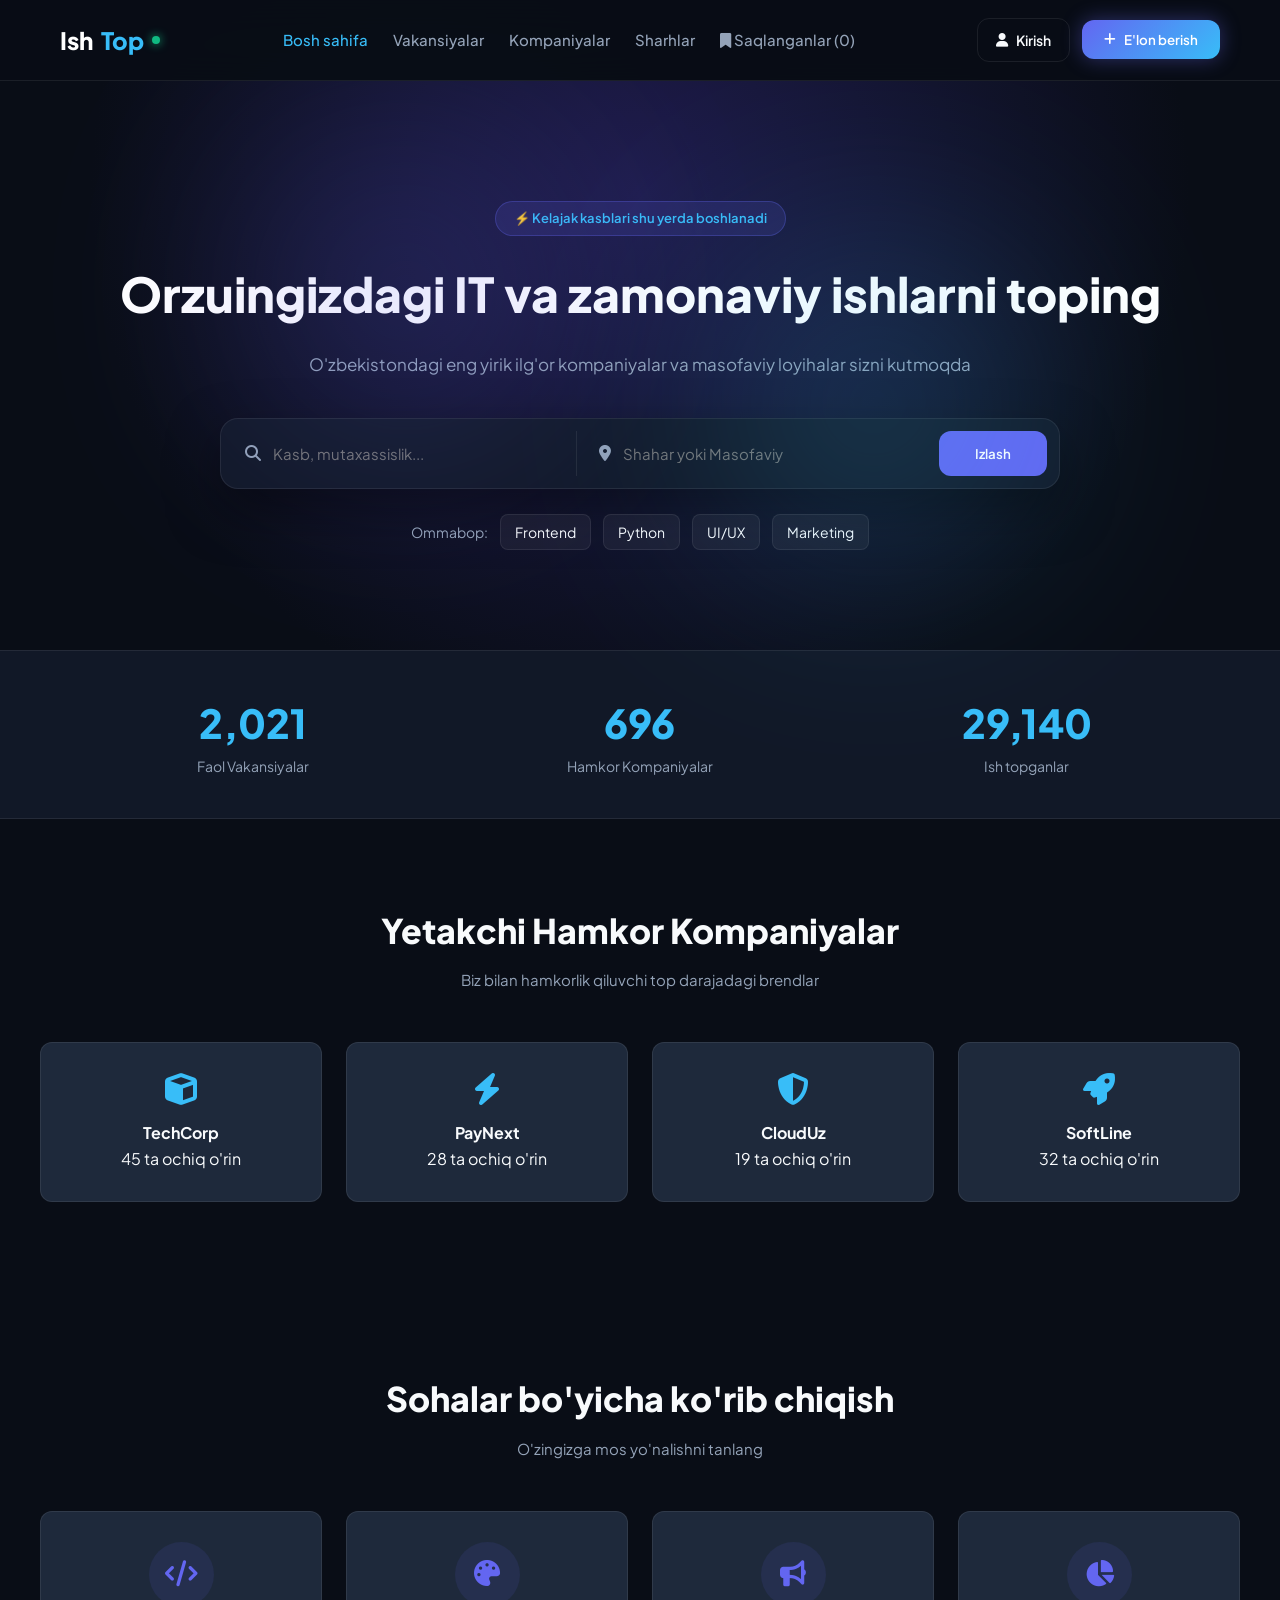
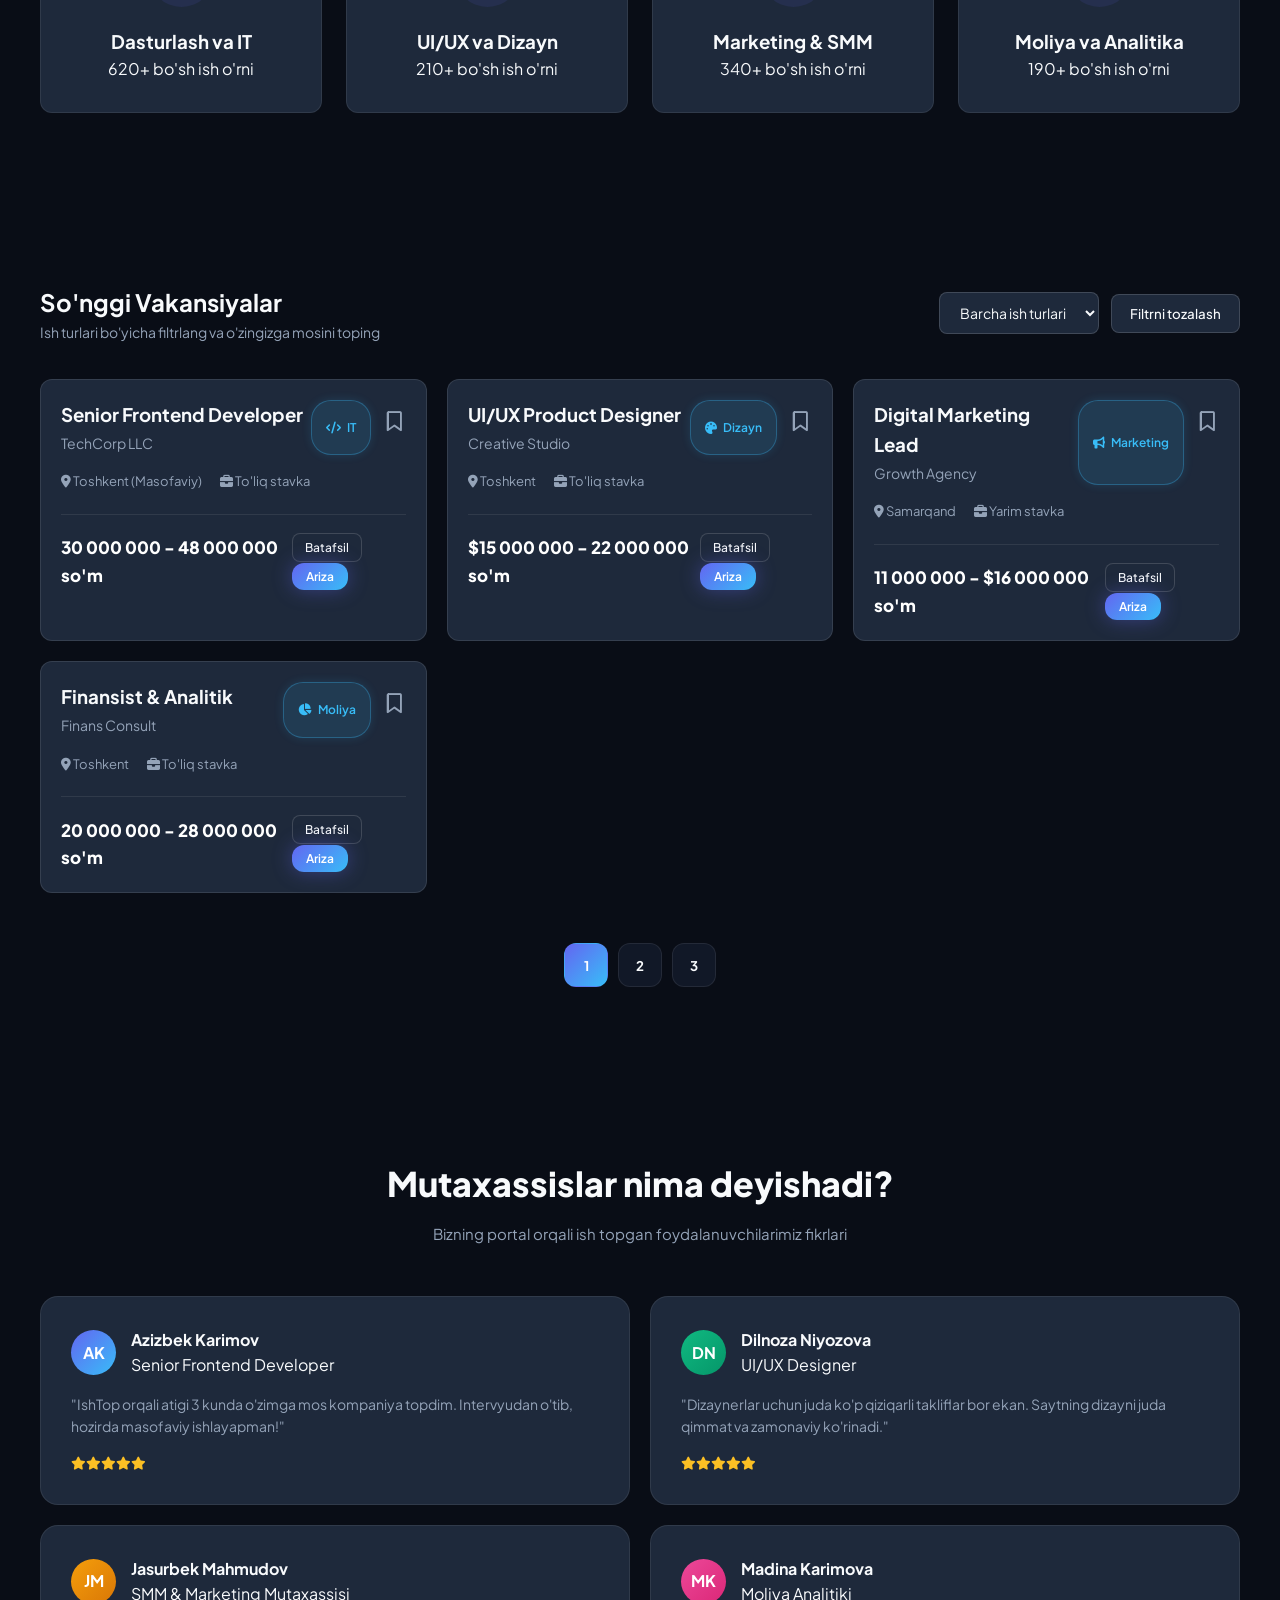
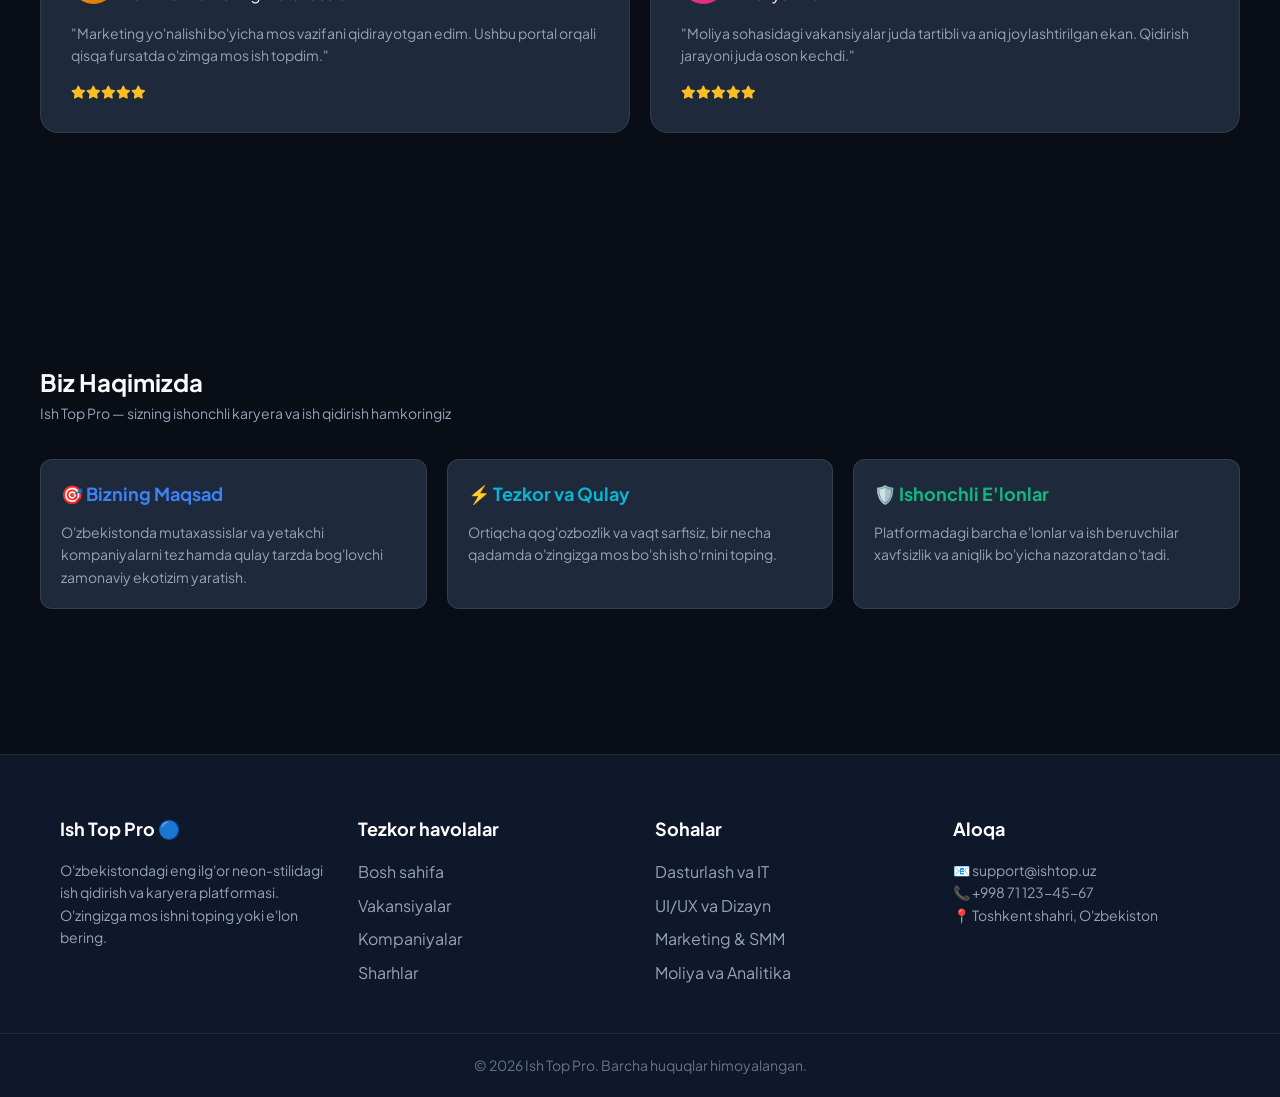
<file: index.html>
<!DOCTYPE html>
<html lang="en">
<head>
    <meta charset="UTF-8">
    <meta name="viewport" content="width=device-width, initial-scale=1.0">
    <title>IshTop Pro - Premium Ish Qidirish Portali</title>
    <link rel="stylesheet" href="style.css">
    <link href="https://fonts.googleapis.com/css2?family=Plus+Jakarta+Sans:wght@300;400;500;600;700;800&display=swap" rel="stylesheet">
    <link rel="stylesheet" href="https://cdnjs.cloudflare.com/ajax/libs/font-awesome/6.4.0/css/all.min.css">
</head>
<body>

    <div id="toastContainer" class="toast-container"></div>

    <!-- Header -->
    <header>
        <div class="container nav-container">
            <a href="index.html" class="logo">Ish<span>Top</span> <div class="neon-dot"></div></a>
            <nav class="nav-links">
                <a href="#" class="active">Bosh sahifa</a>
                <a href="#vakansiyalar">Vakansiyalar</a>
                <a href="#kompaniyalar">Kompaniyalar</a>
                <a href="#sharhlar">Sharhlar</a>
                <a href="#" id="saqlanganlarHavolasi"><i class="fa-solid fa-bookmark"></i> Saqlanganlar (<span id="saqlanganlarSoni">0</span>)</a>
            </nav>
            <div class="nav-auth-box">
                <a href="login.html" class="btn-login-header"><i class="fa-solid fa-user"></i> Kirish</a>
                <button class="btn-primary neon-btn" id="elonQoshishTugma"><i class="fa-solid fa-plus"></i> E'lon berish</button>
            </div>
        </div>
    </header>

    <!-- Hero Section -->
    <section class="hero">
        <div class="hero-glow-1"></div>
        <div class="hero-glow-2"></div>
        <div class="container hero-content">
            <span class="hero-badge">⚡️ Kelajak kasblari shu yerda boshlanadi</span>
            <h1>Orzuingizdagi IT va zamonaviy ishlarni toping</h1>
            <p>O'zbekistondagi eng yirik ilg'or kompaniyalar va masofaviy loyihalar sizni kutmoqda</p>
            
            <div class="search-box">
                <div class="search-input">
                    <i class="fa-solid fa-magnifying-glass"></i>
                    <input type="text" id="qidiruvInput" placeholder="Kasb, mutaxassislik...">
                </div>
                <div class="search-input">
                    <i class="fa-solid fa-location-dot"></i>
                    <input type="text" id="hududInput" placeholder="Shahar yoki Masofaviy">
                </div>
                <button class="btn-search" id="qidiruvTugma">Izlash</button>
            </div>
            
            <div class="hero-tags">
                <span>Ommabop:</span>
                <a href="#" onclick="tezkorQidiruv('Frontend')">Frontend</a>
                <a href="#" onclick="tezkorQidiruv('Python')">Python</a>
                <a href="#" onclick="tezkorQidiruv('UI/UX')">UI/UX</a>
                <a href="#" onclick="tezkorQidiruv('Marketing')">Marketing</a>
            </div>
        </div>
    </section>

    <!-- Statistika -->
    <section class="stats-section">
        <div class="container stats-grid">
            <div class="stat-card animate-on-scroll">
                <h3 class="counter" data-target="2150">0</h3>
                <p>Faol Vakansiyalar</p>
            </div>
            <div class="stat-card animate-on-scroll">
                <h3 class="counter" data-target="740">0</h3>
                <p>Hamkor Kompaniyalar</p>
            </div>
            <div class="stat-card animate-on-scroll">
                <h3 class="counter" data-target="31000">0</h3>
                <p>Ish topganlar</p>
            </div>
        </div>
    </section>

    <!-- Top Kompaniyalar -->
    <section class="container section animate-on-scroll" id="kompaniyalar">
        <div class="section-title-center">
            <h2>Yetakchi Hamkor Kompaniyalar</h2>
 <p>Biz bilan hamkorlik qiluvchi top darajadagi brendlar</p>
        </div>
        <div class="companies-grid">
            <div class="company-logo-card animate-on-scroll">
                <i class="fa-solid fa-cube"></i>
                <h4>TechCorp</h4>
                <span>45 ta ochiq o'rin</span>
            </div>
            <div class="company-logo-card animate-on-scroll">
                <i class="fa-solid fa-bolt"></i>
                <h4>PayNext</h4>
                <span>28 ta ochiq o'rin</span>
            </div>
            <div class="company-logo-card animate-on-scroll">
                <i class="fa-solid fa-shield-halved"></i>
                <h4>CloudUz</h4>
                <span>19 ta ochiq o'rin</span>
            </div>
            <div class="company-logo-card animate-on-scroll">
                <i class="fa-solid fa-rocket"></i>
                <h4>SoftLine</h4>
                <span>32 ta ochiq o'rin</span>
            </div>
        </div>
    </section>

    <!-- Kategoriyalar -->
    <section class="container section animate-on-scroll" id="kategoriyalar">
        <div class="section-title-center">
            <h2>Sohalar bo'yicha ko'rib chiqish</h2>
            <p>O'zingizga mos yo'nalishni tanlang</p>
        </div>
        <div class="categories-grid">
            <div class="category-card animate-on-scroll" data-category="IT">
                <div class="cat-icon"><i class="fa-solid fa-code"></i></div>
                <h3>Dasturlash va IT</h3>
                <p>620+ bo'sh ish o'rni</p>
            </div>
            <div class="category-card animate-on-scroll" data-category="Dizayn">
                <div class="cat-icon"><i class="fa-solid fa-palette"></i></div>
                <h3>UI/UX va Dizayn</h3>
                <p>210+ bo'sh ish o'rni</p>
            </div>
            <div class="category-card animate-on-scroll" data-category="Marketing">
                <div class="cat-icon"><i class="fa-solid fa-bullhorn"></i></div>
                <h3>Marketing & SMM</h3>
                <p>340+ bo'sh ish o'rni</p>
            </div>
            <div class="category-card animate-on-scroll" data-category="Moliya">
                <div class="cat-icon"><i class="fa-solid fa-chart-pie"></i></div>
                <h3>Moliya va Analitika</h3>
                <p>190+ bo'sh ish o'rni</p>
            </div>
        </div>
    </section>

    <!-- Vakansiyalar -->
    <section class="container section animate-on-scroll" id="vakansiyalar">
        <div class="section-header">
            <div>
                <h2>So'nggi Vakansiyalar</h2>
                <p style="color: var(--text-muted); font-size: 14px;">Ish turlari bo'yicha filtrlang va o'zingizga mosini toping</p>
            </div>
            <div class="filter-buttons">
                <select id="turFiltri" class="filter-select">
                    <option value="">Barcha ish turlari</option>
                    <option value="To'liq stavka">To'liq stavka</option>
                    <option value="Yarim stavka">Yarim stavka</option>
                    <option value="Kontrakt">Kontrakt</option>
                </select>
                <button class="btn-outline" id="filtrniTozalashTugma">Filtrni tozalash</button>
            </div>
        </div>
        
        <div class="jobs-grid" id="jobsContainer"></div>
        <div class="pagination" id="paginationContainer"></div>
    </section>

    <!-- Sharhlar -->
     <section class="container section animate-on-scroll" id="sharhlar">
    <div class="section-title-center">
        <h2>Mutaxassislar nima deyishadi?</h2>
        <p>Bizning portal orqali ish topgan foydalanuvchilarimiz fikrlari</p>
    </div>
    <div class="testimonials-grid">
        <!-- 1-sharh -->
        <div class="testimonial-card animate-on-scroll">
            <div class="user-info">
                <div class="user-avatar">AK</div>
                <div>
                    <h4>Azizbek Karimov</h4>
                    <p>Senior Frontend Developer</p>
                </div>
            </div>
            <p class="comment">"IshTop orqali atigi 3 kunda o'zimga mos kompaniya topdim. Intervyudan o'tib, hozirda masofaviy ishlayapman!"</p>
            <div class="stars"><i class="fa-solid fa-star"></i><i class="fa-solid fa-star"></i><i class="fa-solid fa-star"></i><i class="fa-solid fa-star"></i><i class="fa-solid fa-star"></i></div>
        </div>

        <!-- 2-sharh -->
        <div class="testimonial-card animate-on-scroll">
            <div class="user-info">
                <div class="user-avatar" style="background: linear-gradient(135deg, #10b981, #059669);">DN</div>
                <div>
                    <h4>Dilnoza Niyozova</h4>
                    <p>UI/UX Designer</p>
                </div>
            </div>
            <p class="comment">"Dizaynerlar uchun juda ko'p qiziqarli takliflar bor ekan. Saytning dizayni juda qimmat va zamonaviy ko'rinadi."</p>
            <div class="stars"><i class="fa-solid fa-star"></i><i class="fa-solid fa-star"></i><i class="fa-solid fa-star"></i><i class="fa-solid fa-star"></i><i class="fa-solid fa-star"></i></div>
        </div>

        <!-- 3-sharh (Marketing) -->
        <div class="testimonial-card animate-on-scroll">
            <div class="user-info">
                <div class="user-avatar" style="background: linear-gradient(135deg, #f59e0b, #d97706);">JM</div>
                <div>
                    <h4>Jasurbek Mahmudov</h4>
                    <p>SMM & Marketing Mutaxassisi</p>
                </div>
            </div>
            <p class="comment">"Marketing yo'nalishi bo'yicha mos vazifani qidirayotgan edim. Ushbu portal orqali qisqa fursatda o'zimga mos ish topdim."</p>
            <div class="stars"><i class="fa-solid fa-star"></i><i class="fa-solid fa-star"></i><i class="fa-solid fa-star"></i><i class="fa-solid fa-star"></i><i class="fa-solid fa-star"></i></div>
        </div>

        <!-- 4-sharh (Moliya) -->
        <div class="testimonial-card animate-on-scroll">
            <div class="user-info">
                <div class="user-avatar" style="background: linear-gradient(135deg, #ec4899, #db2777);">MK</div>
                <div>
                    <h4>Madina Karimova</h4>
                    <p>Moliya Analitiki</p>
                </div>
            </div>
            <p class="comment">"Moliya sohasidagi vakansiyalar juda tartibli va aniq joylashtirilgan ekan. Qidirish jarayoni juda oson kechdi."</p>
            <div class="stars"><i class="fa-solid fa-star"></i><i class="fa-solid fa-star"></i><i class="fa-solid fa-star"></i><i class="fa-solid fa-star"></i><i class="fa-solid fa-star"></i></div>
        </div>
    </div>
</section>
    
    <section class="container section animate-on-scroll" id="bizHaqimizda" style="margin-top: 60px; margin-bottom: 60px;">
    <div class="section-header">
        <div>
            <h2>Biz Haqimizda</h2>
            <p style="color: var(--text-muted); font-size: 14px;">Ish Top Pro — sizning ishonchli karyera va ish qidirish hamkoringiz</p>
        </div>
    </div>
    
    <div class="jobs-grid" style="grid-template-columns: repeat(auto-fit, minmax(280px, 1fr)); gap: 20px; margin-top: 25px;">
        <!-- 1-blok -->
        <div class="job-card" style="padding: 25px;">
            <h3 style="color: #3b82f6; margin-bottom: 12px; font-size: 18px;">🎯 Bizning Maqsad</h3>
            <p style="color: #94a3b8; font-size: 14px; line-height: 1.6;">
                O'zbekistonda mutaxassislar va yetakchi kompaniyalarni tez hamda qulay tarzda bog'lovchi zamonaviy ekotizim yaratish.
            </p>
        </div>

        <!-- 2-blok -->
        <div class="job-card" style="padding: 25px;">
            <h3 style="color: #06b6d4; margin-bottom: 12px; font-size: 18px;">⚡ Tezkor va Qulay</h3>
            <p style="color: #94a3b8; font-size: 14px; line-height: 1.6;">
                Ortiqcha qog'ozbozlik va vaqt sarfisiz, bir necha qadamda o'zingizga mos bo'sh ish o'rnini toping.
            </p>
        </div>

        <!-- 3-blok -->
        <div class="job-card" style="padding: 25px;">
            <h3 style="color: #10b981; margin-bottom: 12px; font-size: 18px;">🛡️️ Ishonchli E'lonlar</h3>
            <p style="color: #94a3b8; font-size: 14px; line-height: 1.6;">
                Platformadagi barcha e'lonlar va ish beruvchilar xavfsizlik va aniqlik bo'yicha nazoratdan o'tadi.
            </p>
        </div>
    </div>
</section>


    <!-- Footer -->
    <footer class="footer">
    <div class="container footer-grid">
        <!-- 1-ustun: Logo va qisqacha ma'lumot -->
        <div class="footer-col">
            <h3>Ish Top Pro 🔵</h3>
            <p style="color: #94a3b8; font-size: 14px; margin-top: 10px;">
                O'zbekistondagi eng ilg'or neon-stilidagi ish qidirish va karyera platformasi. O'zingizga mos ishni toping yoki e'lon bering.
            </p>
        </div>

        <!-- 2-ustun: Tezkor havolalar -->
        <div class="footer-col">
            <h4>Tezkor havolalar</h4>
            <ul style="list-style: none; padding: 0; margin-top: 10px;">
                <li><a href="#boshsahifa" style="color: #94a3b8; text-decoration: none;">Bosh sahifa</a></li>
                <li><a href="#vakansiyalar" style="color: #94a3b8; text-decoration: none;">Vakansiyalar</a></li>
                <li><a href="#kompaniyalar" style="color: #94a3b8; text-decoration: none;">Kompaniyalar</a></li>
                <li><a href="#sharhlar" style="color: #94a3b8; text-decoration: none;">Sharhlar</a></li>
            </ul>
        </div>

        <!-- 3-ustun: Sohalar -->
        <div class="footer-col">
            <h4>Sohalar</h4>
            <ul style="list-style: none; padding: 0; margin-top: 10px;">
                <li><a href="#" style="color: #94a3b8; text-decoration: none;">Dasturlash va IT</a></li>
                <li><a href="#" style="color: #94a3b8; text-decoration: none;">UI/UX va Dizayn</a></li>
                <li><a href="#" style="color: #94a3b8; text-decoration: none;">Marketing & SMM</a></li>
                <li><a href="#" style="color: #94a3b8; text-decoration: none;">Moliya va Analitika</a></li>
            </ul>
        </div>

       
        <div class="footer-col">
            <h4>Aloqa</h4>
            <p style="color: #94a3b8; font-size: 14px; margin-top: 10px;">📧 support@ishtop.uz</p>
            <p style="color: #94a3b8; font-size: 14px;">📞 +998 71 123-45-67</p>
            <p style="color: #94a3b8; font-size: 14px;">📍 Toshkent shahri, O'zbekiston</p>
        </div>
    </div>

    <!-- Pastkicopyright qismi -->
    <div style="text-align: center; margin-top: 40px; border-top: 1px solid rgba(255, 255, 255, 0.08); padding-top: 20px;">
        <p style="color: #64748b; font-size: 14px;">&copy; 2026 Ish Top Pro. Barcha huquqlar himoyalangan.</p>
    </div>
</footer>

    <!-- Modallar -->
    <div class="modal" id="batafsilModal">
        <div class="modal-content">
            <span class="close-btn" id="batafsilYopish">&times;</span>
            <h2 id="batafsilSarlavha">Vakansiya nomi</h2>
            <p id="batafsilKompaniya" class="modal-subtitle">Kompaniya nomi</p>
            <div class="batafsil-info-box" style="margin-bottom: 15px; color: var(--text-muted); font-size: 14px; display: flex; flex-direction: column; gap: 8px;">
                <p><strong>Kategoriya:</strong> <span id="batafsilKat">-</span></p>
                <p><strong>Joylashuv:</strong> <span id="batafsilJoy">-</span></p>
                <p><strong>Ish turi:</strong> <span id="batafsilTur">-</span></p>
                <p><strong>Maosh:</strong> <span id="batafsilMaosh" style="color: var(--accent);">-</span></p>
            </div>
            <button class="btn-primary full-width" id="modalArizaOchishBtn">Ariza topshirish</button>
        </div>
    </div>

    <div class="modal" id="arizaModal">
        <div class="modal-content">
            <span class="close-btn" id="arizaYopish">&times;</span>
            <h2>Vakansiyaga ariza topshirish</h2>
            <p id="modalVakansiyaNomi" class="modal-subtitle">Frontend Dasturchi</p>
            <form id="arizaForma">
                <div class="form-group">
                    <label>F.I.O. (Ism Familiya)</label>
                    <input type="text" id="nomzodIsm" required placeholder="Azizbek Karimov">
 </div>
                <div class="form-group">
                    <label>Telefon raqam</label>
                    <input type="tel" id="nomzodTelefon" required placeholder="+998 90 123 45 67">
                </div>
                <div class="form-group">
                    <label>Rezyume / GitHub havolasi</label>
                    <input type="url" id="nomzodRezyume" required placeholder="https://github.com/username">
                </div>
                <button type="submit" class="btn-primary full-width">Arizani yuborish</button>
            </form>
        </div>
    </div>

    <div class="modal" id="elonModal">
        <div class="modal-content">
            <span class="close-btn" id="elonYopish">&times;</span>
            <h2>Yangi ish o'rni joylash</h2>
            <form id="elonForma">
                <div class="form-group">
                    <label>Kasb nomi</label>
                    <input type="text" id="elonSarlavha" required placeholder="Senior Python Developer">
                </div>
                <div class="form-group">
                    <label>Kompaniya nomi</label>
                    <input type="text" id="elonKompaniya" required placeholder="UzTech Systems">
                </div>
                <div class="form-group">
                    <label>Kategoriya</label>
                    <select id="elonKategoriya" required class="filter-select full-width">
                        <option value="IT">Dasturlash va IT</option>
                        <option value="Dizayn">UI/UX va Dizayn</option>
                        <option value="Marketing">Marketing</option>
                        <option value="Moliya">Moliya</option>
                    </select>
                </div>
                <div class="form-group">
                    <label>Manzil</label>
                    <input type="text" id="elonManzil" required placeholder="Toshkent (Masofaviy)">
                </div>
                <div class="form-group">
                    <label>Ish turi</label>
                    <select id="elonTur" required class="filter-select full-width">
                        <option value="To'liq stavka">To'liq stavka</option>
                        <option value="Yarim stavka">Yarim stavka</option>
                        <option value="Kontrakt">Kontrakt</option>
                    </select>
                </div>
                <div class="form-group">
                    <label>Oylik maosh</label>
                    <input type="text" id="elonMaosh" required placeholder="$2,000 - $3,000">
                </div>
                <button type="submit" class="btn-primary full-width">E'lonni chop etish</button>
            </form>
        </div>
    </div>

    <script src="script.js"></script>
</body>
</html>
</file>
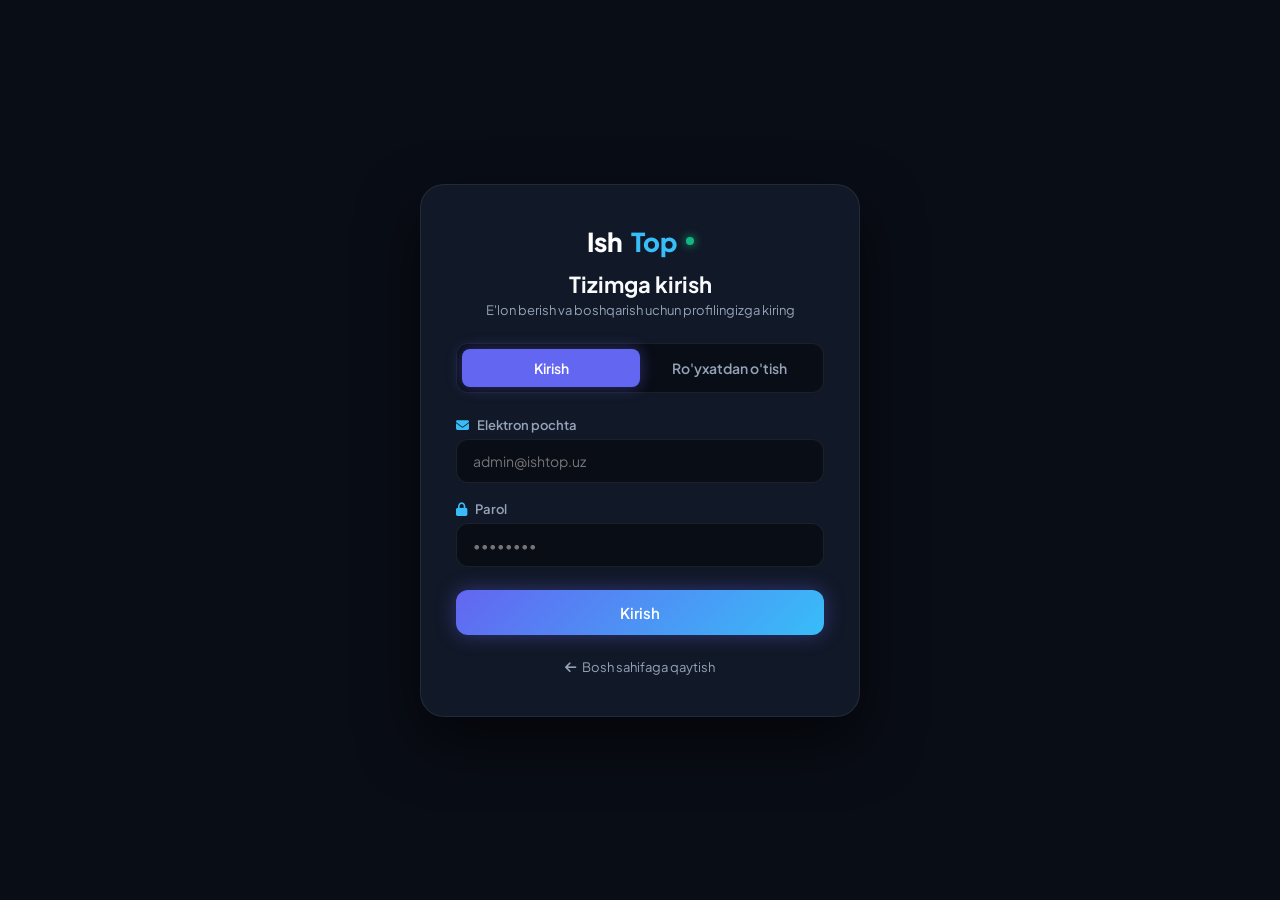
<file: login.html>
<!DOCTYPE html>
<html lang="uz">
<head>
    <meta charset="UTF-8">
    <meta name="viewport" content="width=device-width, initial-scale=1.0">
    <title>Tizimga kirish - IshTop Pro</title>
    <link rel="stylesheet" href="login.css">
    <link href="https://fonts.googleapis.com/css2?family=Plus+Jakarta+Sans:wght@300;400;500;600;700;800&display=swap" rel="stylesheet">
    <link rel="stylesheet" href="https://cdnjs.cloudflare.com/ajax/libs/font-awesome/6.4.0/css/all.min.css">
</head>
<body>

    <div id="toastContainer" class="toast-container"></div>

    <div class="login-wrapper">
        <div class="login-card">
            <div class="login-header">
                <a href="index.html" class="logo">Ish<span>Top</span> <div class="neon-dot"></div></a>
                <h2 id="formaSarlavha">Tizimga kirish</h2>
                <p id="formaMatn">E'lon berish va boshqarish uchun profilingizga kiring</p>
            </div>

            <div class="auth-tabs">
                <button class="tab-btn active" id="kirishTabBtn">Kirish</button>
                <button class="tab-btn" id="royxatTabBtn">Ro'yxatdan o'tish</button>
            </div>

            <form id="authForma">
                <div class="form-group" id="ismGroup" style="display: none;">
                    <label><i class="fa-solid fa-user"></i> F.I.O. (Ism Familiya)</label>
                    <input type="text" id="foydalanuvchiIsm" placeholder="Azizbek Karimov">
                </div>
                <div class="form-group">
                    <label><i class="fa-solid fa-envelope"></i> Elektron pochta</label>
                    <input type="email" id="authEmail" required placeholder="admin@ishtop.uz">
                </div>
                <div class="form-group">
                    <label><i class="fa-solid fa-lock"></i> Parol</label>
                    <input type="password" id="authParol" required placeholder="••••••••">
                </div>
                <button type="submit" class="btn-primary full-width" id="submitBtn">Kirish</button>
            </form>

            <div class="login-footer">
                <a href="index.html" class="back-home"><i class="fa-solid fa-arrow-left"></i> Bosh sahifaga qaytish</a>
            </div>
        </div>
    </div>

    <script src="login.js"></script>
</body>
</html>
</file>
<file: style.css>
:root {
    --bg-main: #090d16;
    --bg-card: #111827;
    --primary: #6366f1;
    --primary-glow: rgba(99, 102, 241, 0.4);
    --accent: #38bdf8;
    --success: #10b981;
    --text-main: #f8fafc;
    --text-muted: #94a3b8;
    --border-color: rgba(255, 255, 255, 0.08);
    --transition: all 0.35s cubic-bezier(0.4, 0, 0.2, 1);
}

* {
    margin: 0;
    padding: 0;
    box-sizing: border-box;
    font-family: 'Plus Jakarta Sans', sans-serif;
    scroll-behavior: smooth;
}

body {
    background-color: var(--bg-main);
    color: var(--text-main);
    line-height: 1.6;
    overflow-x: hidden;
}

.container {
    max-width: 1200px;
    margin: 0 auto;
    padding: 0 20px;
}

/* Scroll Animation Classes */
.animate-on-scroll {
    opacity: 0;
    transform: translateY(30px);
    transition: opacity 0.6s ease-out, transform 0.6s ease-out;
}

.animate-on-scroll.visible {
    opacity: 1;
    transform: translateY(0);
}

.toast-container {
    position: fixed;
    top: 25px;
    right: 25px;
    z-index: 9999;
    display: flex;
    flex-direction: column;
    gap: 12px;
}

.toast {
    background: var(--bg-card);
    color: var(--text-main);
    padding: 14px 22px;
    border-radius: 14px;
    box-shadow: 0 10px 30px rgba(0, 0, 0, 0.5);
    border: 1px solid var(--border-color);
    border-left: 5px solid var(--success);
    display: flex;
    align-items: center;
    gap: 12px;
    font-size: 14px;
    animation: slideInRight 0.4s ease, fadeOut 0.4s ease 3.6s forwards;
}

.toast i {
    color: var(--success);
    font-size: 18px;
}

header {
    background: rgba(9, 13, 22, 0.85);
    backdrop-filter: blur(16px);
    border-bottom: 1px solid var(--border-color);
    position: sticky;
    top: 0;
    z-index: 100;
}

.nav-container {
    display: flex;
    justify-content: space-between;
    align-items: center;
    height: 80px;
}

.logo {
    font-size: 24px;
    font-weight: 800;
    color: white;
    text-decoration: none;
    display: flex;
    align-items: center;
    gap: 8px;
}

.logo span {
    color: var(--accent);
}

.neon-dot {
    width: 8px;
    height: 8px;
    background-color: var(--success);
    border-radius: 50%;
    box-shadow: 0 0 10px var(--success);
}

.nav-links {
    display: flex;
    gap: 25px;
    align-items: center;
}

.nav-links a {
    text-decoration: none;
    color: var(--text-muted);
    font-weight: 500;
    font-size: 15px;
    transition: var(--transition);
}

.nav-links a:hover, .nav-links a.active {
    color: var(--accent);
}

.nav-auth-box {
    display: flex;
    align-items: center;
    gap: 12px;
}

.btn-login-header {
    background: transparent;
    color: var(--text-main);
    border: 1px solid var(--border-color);
    padding: 10px 18px;
    border-radius: 12px;
    text-decoration: none;
    font-weight: 600;
    font-size: 14px;
    display: inline-flex;
    align-items: center;
    gap: 8px;
    transition: var(--transition);
}

.btn-login-header:hover {
    border-color: var(--accent);
    color: var(--accent);
    background: rgba(56, 189, 248, 0.08);
}

.btn-primary {
    background: linear-gradient(135deg, var(--primary), var(--accent));
    color: white;
    border: none;
    padding: 11px 22px;
    border-radius: 12px;
    font-weight: 600;
    cursor: pointer;
    transition: var(--transition);
    display: inline-flex;
    align-items: center;
    gap: 8px;
    box-shadow: 0 0 20px var(--primary-glow);
}

.btn-primary:hover {
    transform: translateY(-3px);
    box-shadow: 0 0 30px rgba(99, 102, 241, 0.7);
}

.btn-outline {
    background: transparent;
    border: 1px solid var(--border-color);
    color: var(--text-main);
    padding: 10px 18px;
    border-radius: 10px;
    font-weight: 500;
    cursor: pointer;
    transition: var(--transition);
}

.btn-outline:hover {
    border-color: var(--accent);
    color: var(--accent);
}

.hero {
    background: radial-gradient(circle at 50% 20%, #1e1b4b 0%, var(--bg-main) 70%);
    padding: 120px 0 100px;
    text-align: center;
    position: relative;
}
.hero-glow-1, .hero-glow-2 {
    position: absolute;
    width: 300px;
    height: 300px;
    filter: blur(120px);
    opacity: 0.25;
    border-radius: 50%;
}
.hero-glow-1 { background: var(--primary); top: 10%; left: 20%; }
.hero-glow-2 { background: var(--accent); top: 30%; right: 20%; }

.hero-badge {
    display: inline-block;
    background: rgba(99, 102, 241, 0.15);
    border: 1px solid rgba(99, 102, 241, 0.3);
    color: var(--accent);
    padding: 6px 18px;
    border-radius: 30px;
    font-size: 13px;
    font-weight: 600;
    margin-bottom: 20px;
}

.hero-content h1 {
    font-size: 48px;
    font-weight: 800;
    margin-bottom: 18px;
    color: white;
}

.hero-content p {
    font-size: 17px;
    color: var(--text-muted);
    margin-bottom: 40px;
    max-width: 680px;
    margin-left: auto;
    margin-right: auto;
}

.search-box {
    background: var(--bg-card);
    border: 1px solid var(--border-color);
    padding: 12px;
    border-radius: 18px;
    display: flex;
    gap: 10px;
    max-width: 840px;
    margin: 0 auto 25px;
    box-shadow: 0 20px 50px rgba(0, 0, 0, 0.5);
}

.search-input {
    flex: 1;
    display: flex;
    align-items: center;
    gap: 12px;
    padding: 0 12px;
    border-right: 1px solid var(--border-color);
}

.search-input:last-of-type { border-right: none; }
.search-input i { color: var(--text-muted); }
.search-input input { width: 100%; border: none; outline: none; font-size: 15px; color: white; background: transparent; }

.btn-search {
    background: var(--primary);
    color: white;
    border: none;
    padding: 14px 36px;
    border-radius: 12px;
    font-weight: 600;
    cursor: pointer;
    transition: var(--transition);
}

.btn-search:hover { background: var(--accent); color: var(--bg-main); }

.hero-tags {
    display: flex;
    justify-content: center;
    align-items: center;
    gap: 12px;
    font-size: 14px;
    color: var(--text-muted);
}

.hero-tags a {
    color: var(--text-main);
    background: rgba(255, 255, 255, 0.05);
    border: 1px solid var(--border-color);
    padding: 6px 14px;
    border-radius: 8px;
    text-decoration: none;
}

.stats-section {
    background: var(--bg-card);
    border-top: 1px solid var(--border-color);
    border-bottom: 1px solid var(--border-color);
    padding: 40px 0;
}

.stats-grid {
    display: grid;
    grid-template-columns: repeat(3, 1fr);
    text-align: center;
}

.stat-card h3 {
    font-size: 40px;
    color: var(--accent);
    font-weight: 800;
}

.stat-card p { color: var(--text-muted); font-size: 14px; }

.section { padding: 85px 0; }
.section-title-center { text-align: center; margin-bottom: 50px; }
.section-title-center h2 { font-size: 34px; font-weight: 800; margin-bottom: 10px; }
.section-title-center p { color: var(--text-muted); font-size: 15px; }

.section-header {
    display: flex;
    justify-content: space-between;
    align-items: center;
    margin-bottom: 35px;
}

.filter-buttons { display: flex; gap: 12px; align-items: center; }
.filter-select { padding: 10px 16px; border: 1px solid var(--border-color); border-radius: 10px; background: var(--bg-card); font-size: 14px; color: white; outline: none; }

.companies-grid, .categories-grid, .jobs-grid, .testimonials-grid {
    display: grid;
    gap: 24px;
}
.companies-grid { grid-template-columns: repeat(auto-fit, minmax(240px, 1fr)); }
.categories-grid { grid-template-columns: repeat(auto-fit, minmax(260px, 1fr)); }
.jobs-grid { grid-template-columns: repeat(auto-fit, minmax(350px, 1fr)); }
.testimonials-grid {
    display: grid;
    grid-template-columns: repeat(2, 1fr) !important; /* Aniq 2 ta ustun qiladi */
    gap: 20px !important; /* Orasidagi masofa */
}

/* Telefon ekranlarida sig'ishi uchun bitta ustun qilamiz */
@media (max-width: 768px) {
    .testimonials-grid {
        grid-template-columns: 1fr !important;
    }
}

.company-logo-card, .category-card, .job-card, .testimonial-card {
    background: var(--bg-card);
    border: 1px solid var(--border-color);
    border-radius: 18px;
    padding: 30px;
    transition: var(--transition);
}

.company-logo-card { text-align: center; }
.company-logo-card i { font-size: 32px; color: var(--accent); margin-bottom: 15px; }
 .category-card { text-align: center; cursor: pointer; }
.cat-icon { width: 65px; height: 65px; background: rgba(99, 102, 241, 0.1); border-radius: 50%; display: flex; align-items: center; justify-content: center; margin: 0 auto 20px; }
.cat-icon i { font-size: 26px; color: var(--primary); }

.job-card { position: relative; }
.job-header { display: flex; justify-content: space-between; margin-bottom: 16px; padding-right: 35px; }
.company-name { color: var(--text-muted); font-size: 14px; }

/* Yangilangan Neon Badge (IT, Dizayn, Moliya ikonkalari bilan) */
.job-badge { 
    background: rgba(56, 189, 248, 0.12); 
    color: var(--accent); 
    padding: 6px 14px; 
    border-radius: 20px; 
    font-size: 12px; 
    font-weight: 600; 
    display: inline-flex;
    align-items: center;
    gap: 6px;
    border: 1px solid rgba(56, 189, 248, 0.3);
    box-shadow: 0 0 10px rgba(56, 189, 248, 0.15);
}

.job-details { display: flex; gap: 18px; margin-bottom: 22px; color: var(--text-muted); font-size: 13px; }
.job-footer { display: flex; justify-content: space-between; align-items: center; border-top: 1px solid var(--border-color); padding-top: 18px; }
.salary { font-weight: 800; font-size: 17px; color: white; }

.save-btn { position: absolute; top: 28px; right: 24px; background: none; border: none; font-size: 20px; color: var(--text-muted); cursor: pointer; }
.save-btn.saved { color: #f43f5e; }

.user-info { display: flex; align-items: center; gap: 15px; margin-bottom: 15px; }
.user-avatar { width: 45px; height: 45px; background: linear-gradient(135deg, var(--primary), var(--accent)); border-radius: 50%; display: flex; align-items: center; justify-content: center; color: white; font-weight: 700; }
.testimonial-card .comment { color: var(--text-muted); font-size: 14px; margin-bottom: 15px; }
.stars { color: #fbbf24; font-size: 13px; }

/* Paginatsiya */
.pagination { display: flex; justify-content: center; align-items: center; gap: 10px; margin-top: 50px; }
.page-btn { min-width: 44px; height: 44px; padding: 0 16px; border: 1px solid var(--border-color); background: var(--bg-card); color: var(--text-main); border-radius: 12px; cursor: pointer; font-weight: 700; }
.page-btn.active, .page-btn:hover { background: linear-gradient(135deg, var(--primary), var(--accent)); color: white; border-color: transparent; }

/* Modallar */
.modal { display: none; position: fixed; top: 0; left: 0; width: 100%; height: 100%; background: rgba(9, 13, 22, 0.8); backdrop-filter: blur(8px); z-index: 1000; justify-content: center; align-items: center; }
.modal-content { background: var(--bg-card); border: 1px solid var(--border-color); padding: 40px; border-radius: 24px; width: 100%; max-width: 500px; position: relative; }
.close-btn { position: absolute; top: 22px; right: 26px; font-size: 26px; cursor: pointer; color: var(--text-muted); }
.modal-subtitle { color: var(--accent); font-weight: 700; margin-bottom: 20px; }
.form-group { margin-bottom: 18px; }
.form-group label { display: block; font-size: 14px; font-weight: 600; margin-bottom: 6px; }
.form-group input { width: 100%; padding: 12px 16px; background: var(--bg-main); border: 1px solid var(--border-color); border-radius: 10px; color: white; outline: none; }
.full-width { width: 100%; margin-top: 10px; }

/* Tartibli va O'rtacha Footer */
/* ==========================================================
   FOOTER UCHUN CSS KODI
   ========================================================== */
.footer {
    background-color: #0f172a !important;
    color: #f8fafc !important;
    padding: 60px 0 20px 0 !important;
    border-top: 1px solid rgba(255, 255, 255, 0.08);
}

.footer-grid {
    display: grid !important;
    grid-template-columns: repeat(auto-fit, minmax(220px, 1fr)) !important;
    gap: 30px !important;
}

.footer-col h3, 
.footer-col h4 {
    color: #ffffff !important;
    margin-bottom: 15px;
    font-size: 18px;
}

.footer-col ul {
    list-style: none !important;
    padding: 0 !important;
    margin: 0 !important;
}

.footer-col ul li {
    margin-bottom: 8px;
}

.footer-col ul li a {
    color: #94a3b8 !important;
    text-decoration: none !important;
    transition: color 0.3s ease;
}

.footer-col ul li a:hover {
    color: #3b82f6 !important;
}

@keyframes slideInRight { from { opacity: 0; transform: translateX(50px); } to { opacity: 1; transform: translateX(0); } }
@keyframes fadeOut { to { opacity: 0; transform: translateY(-10px); } }
/* ==========================================================
   1. MUTAXASSISLAR NIMA DEYISHADI (Sharhlar qismi) ANIMATSIYASI
   ========================================================== */
/* Kartochkaning o'zi uchun */
.sharh-card, .review-card, .testimonial-card {
    background-color: #1e293b !important; /* To'q fon */
    color: #f8fafc !important;            /* Matn oqish/aniq */
    border: 1px solid rgba(255, 255, 255, 0.08);
    transition: all 0.35s cubic-bezier(0.4, 0, 0.2, 1);
}

/* Sichqoncha borgandagi (hover) holati */
.sharh-card:hover, .review-card:hover, .testimonial-card:hover {
    transform: translateY(-8px) scale(1.01);
    background-color: #273548 !important; /* Biroq yumshoq va ochroq to'q rang */
    border-color: #3b82f6 !important;     /* Chiroyli ko'k hoshiya */
    box-shadow: 0 15px 35px rgba(0, 0, 0, 0.5);
}

/* Hover paytida ichidagi barcha matnlar ko'rinmay qolishini oldini olish uchun */
.sharh-card:hover *, .review-card:hover *, .testimonial-card:hover * {
    color: #ffffff !important;
}


/* ==========================================================
   2. YETAKCHI HAMKOR KOMPANIYALAR ANIMATSIYASI
   (TechCorp, PayNext, CloudUz, SoftLine)
   ========================================================== */
.partner-card, .company-card, .hamkor-card {
    background-color: #1e293b !important;
    color: #f8fafc !important;
    border: 1px solid rgba(255, 255, 255, 0.08);
    transition: all 0.35s cubic-bezier(0.4, 0, 0.2, 1);
}

/* Sichqoncha borgandagi (hover) holati */
.partner-card:hover, .company-card:hover, .hamkor-card:hover {
    transform: translateY(-8px) scale(1.02);
    background-color: #273548 !important;
    border-color: #06b6d4 !important;     /* Yorqinroq fermanju/havorang hoshiya */
    box-shadow: 0 15px 35px rgba(0, 0, 0, 0.5);
}


.partner-card:hover *, .company-card:hover *, .hamkor-card:hover * {
    color: #ffffff !important;
}
/* ==========================================================
   YETAKCHI HAMKOR KOMPANIYALAR ANIMATSIYASI
   ========================================================== */

/* Kartochkaning o'zgarmas holati */
.companies-grid .company-logo-card {
    background-color: #1e293b !important; /* To'q va yoqimli fon */
    color: #f8fafc !important;            /* Matn rangi aniq */
    border: 1px solid rgba(255, 255, 255, 0.08);
    border-radius: 12px;
    transition: all 0.35s cubic-bezier(0.4, 0, 0.2, 1);
}

/* Sichqoncha borgandagi (hover) animatsiya */
.companies-grid .company-logo-card:hover {
    transform: translateY(-8px) scale(1.02);
    background-color: #273548 !important; /* Ko'zni og'ritmaydigan yumshoq to'q tus */
    border-color: #3b82f6 !important;     /* Chiroyli ko'k chegara */
    box-shadow: 0 15px 30px rgba(0, 0, 0, 0.4);
}

/* Sichqoncha borganda ichidagi icon, sarlavha va matnlar oq rangda, ko'rinadigan holatda qolishi uchun */
.companies-grid .company-logo-card:hover *,
.companies-grid .company-logo-card:hover i,
.companies-grid .company-logo-card:hover h4,
.companies-grid .company-logo-card:hover span {
    color: #ffffff !important;
}
/* ==========================================================
   SOHALAR BO'YICHA QIDIRISH (Kategoriyalar) ANIMATSIYASI
   ========================================================== */

/* Kartochkaning o'zgarmas (oddiy) holati */
.categories-grid .category-card {
    background-color: #1e293b !important; /* To'q va yoqimli fon */
    color: #f8fafc !important;            /* Matn rangi aniq */
    border: 1px solid rgba(255, 255, 255, 0.08);
    border-radius: 12px;
    transition: all 0.35s cubic-bezier(0.4, 0, 0.2, 1);
}

/* Sichqoncha borgandagi (hover) animatsiya */
.categories-grid .category-card:hover {
    transform: translateY(-8px) scale(1.02);
    background-color: #273548 !important; /* Ko'zni og'ritmaydigan yumshoq to'q tus */
    border-color: #3b82f6 !important;     /* Chiroyli ko'k chegara */
    box-shadow: 0 15px 30px rgba(0, 0, 0, 0.4);
}

/* Sichqoncha borganda ichidagi icon, sarlavha, paragraf va boshqa elementlar aniq ko'rinishi uchun */
.categories-grid .category-card:hover *,
.categories-grid .category-card:hover i,
.categories-grid .category-card:hover h3,
.categories-grid .category-card:hover p,
.categories-grid .category-card:hover .cat-icon {
    color: #ffffff !important;
}
/* ==========================================================
   SO'NGGI VAKANSIYALAR QISMINI TO'G'rilash VA ANIMATSIYASI
   ========================================================== */

/* JavaScript orqali chiqadigan vakansiya kartochkalari uchun umumiy uslub */
.jobs-grid .job-card,
.jobs-grid .vacancy-card,
.jobs-grid > div {
    background-color: #1e293b !important; /* To'q va yoqimli fon (bug'lanib/ko'rinmay qolishni oldini oladi) */
    color: #f8fafc !important;            /* Matn rangi aniq oqish */
    border: 1px solid rgba(255, 255, 255, 0.08);
    border-radius: 12px;
    padding: 20px;
    transition: all 0.35s cubic-bezier(0.4, 0, 0.2, 1);
}

/* Sichqoncha borgandagi (hover) animatsiya */
.jobs-grid .job-card:hover,
.jobs-grid .vacancy-card:hover,
.jobs-grid > div:hover {
    transform: translateY(-8px) scale(1.01);
    background-color: #273548 !important; /* Ko'zni og'ritmaydigan yumshoq to'q tus */
    border-color: #3b82f6 !important;     /* Chiroyli ko'k chegara */
    box-shadow: 0 15px 30px rgba(0, 0, 0, 0.4);
}

/* Kartochka ichidagi barcha matnlar, sarlavhalar va elementlar ko'rinib turishi uchun */
.jobs-grid .job-card:hover *,
.jobs-grid .vacancy-card:hover *,
.jobs-grid > div:hover * {
    color: #ffffff !important;
}

/* Filter select elementlari va tugma dizayni ko'zga qulay bo'lishi uchun */
.filter-select, .btn-outline {
    background-color: #1e293b !important;
    color: #f8fafc !important;
    border: 1px solid rgba(255, 255, 255, 0.15) !important;
    border-radius: 8px;
    transition: all 0.3s ease;
}

.filter-select:hover, .btn-outline:hover {
    border-color: #3b82f6 !important;
    background-color: #273548 !important;
}
/* ==========================================================
   VAKANSIYALAR KO'RINISHINI VA ANIMATSIYASINI TO'G'RILASH
   ========================================================== */
#jobsContainer {
    display: grid !important;
    grid-template-columns: repeat(auto-fill, minmax(320px, 1fr)) !important;
    gap: 20px !important;
    width: 100% !important;
    min-height: 150px !important;
    visibility: visible !important;
    opacity: 1 !important;
}

/* Har bir vakansiya kartochkasi doimo ko'rinib turishi va yo'qolib qolmasligi uchun */
#jobsContainer > div,
.job-card,
.vacancy-card {
    display: flex !important;
    flex-direction: column !important;
    background-color: #1e293b !important;
    color: #f8fafc !important;
    border: 1px solid rgba(255, 255, 255, 0.1) !important;
    border-radius: 12px !important;
    padding: 20px !important;
    visibility: visible !important;
    opacity: 1 !important;
    /* Animatsiya tezligi o'rtacha va silliq qilindi (0.55s) */
    transition: transform 0.8s cubic-bezier(0.25, 1, 0.5, 1), 
                background-color 0.8s ease, 
                box-shadow 0.8 ease, 
                border-color 0.8s ease !important;
}

/* Sichqoncha borgandagi (hover) o'rtacha animatsiya */
#jobsContainer > div:hover,
.job-card:hover,
.vacancy-card:hover {
    transform: translateY(-8px) scale(1.01) !important;
    background-color: #273548 !important;
    border-color: #3b82f6 !important;
    box-shadow: 0 15px 35px rgba(0, 0, 0, 0.45) !important;
}

/* Hover paytida matnlar oq va aniq ko'rinishi uchun */
#jobsContainer > div:hover *,
.job-card:hover *,
.vacancy-card:hover * {
    color: #ffffff !important;
}
</file>
<file: login.css>
:root {
    --bg-main: #090d16;
    --bg-card: #111827;
    --primary: #6366f1;
    --primary-glow: rgba(99, 102, 241, 0.4);
    --accent: #38bdf8;
    --success: #10b981;
    --text-main: #f8fafc;
    --text-muted: #94a3b8;
    --border-color: rgba(255, 255, 255, 0.08);
    --transition: all 0.35s cubic-bezier(0.4, 0, 0.2, 1);
}

* { margin: 0; padding: 0; box-sizing: border-box; font-family: 'Plus Jakarta Sans', sans-serif; }

body {
    background-color: var(--bg-main);
    color: var(--text-main);
    min-height: 100vh;
    display: flex;
    align-items: center;
    justify-content: center;
}

.toast-container {
    position: fixed;
    top: 25px;
    right: 25px;
    z-index: 9999;
    display: flex;
    flex-direction: column;
    gap: 12px;
}

.toast {
    background: var(--bg-card);
    color: var(--text-main);
    padding: 14px 22px;
    border-radius: 14px;
    box-shadow: 0 10px 30px rgba(0, 0, 0, 0.5);
    border: 1px solid var(--border-color);
    border-left: 5px solid var(--success);
    display: flex;
    align-items: center;
    gap: 12px;
    font-size: 14px;
}

.toast i { color: var(--success); font-size: 18px; }

.login-wrapper { width: 100%; padding: 20px; display: flex; justify-content: center; align-items: center; }
.login-card { background: var(--bg-card); border: 1px solid var(--border-color); padding: 40px 35px; border-radius: 24px; width: 100%; max-width: 440px; box-shadow: 0 25px 60px rgba(0, 0, 0, 0.6); }

.login-header { text-align: center; margin-bottom: 25px; }
.logo { font-size: 26px; font-weight: 800; color: white; text-decoration: none; display: inline-flex; align-items: center; gap: 8px; margin-bottom: 12px; }
.logo span { color: var(--accent); }
.neon-dot { width: 8px; height: 8px; background-color: var(--success); border-radius: 50%; box-shadow: 0 0 10px var(--success); }

.login-header h2 { font-size: 22px; font-weight: 700; margin-bottom: 4px; }
.login-header p { color: var(--text-muted); font-size: 13px; }

.auth-tabs { display: flex; background: var(--bg-main); padding: 5px; border-radius: 12px; border: 1px solid var(--border-color); margin-bottom: 24px; }
.tab-btn { flex: 1; background: transparent; border: none; color: var(--text-muted); padding: 10px; font-weight: 600; font-size: 14px; border-radius: 8px; cursor: pointer; transition: var(--transition); }
.tab-btn.active { background: var(--primary); color: white; box-shadow: 0 0 15px var(--primary-glow); }

.form-group { margin-bottom: 18px; }
.form-group label { display: block; font-size: 13px; font-weight: 600; margin-bottom: 6px; color: var(--text-muted); }
.form-group label i { color: var(--accent); margin-right: 6px; }
.form-group input { width: 100%; padding: 12px 16px; background: var(--bg-main); border: 1px solid var(--border-color); border-radius: 12px; color: white; outline: none; font-size: 14px; transition: var(--transition); }
.form-group input:focus { border-color: var(--accent); box-shadow: 0 0 12px rgba(56, 189, 248, 0.3); }

.btn-primary { background: linear-gradient(135deg, var(--primary), var(--accent)); color: white; border: none; padding: 13px 24px; border-radius: 12px; font-weight: 600; font-size: 15px; cursor: pointer; transition: var(--transition); display: inline-flex; align-items: center; justify-content: center; box-shadow: 0 0 20px var(--primary-glow); }
.btn-primary:hover { transform: translateY(-2px); box-shadow: 0 0 25px rgba(99, 102, 241, 0.7); }
.full-width { width: 100%; margin-top: 5px; }

.login-footer { text-align: center; margin-top: 20px; }
.back-home { color: var(--text-muted); text-decoration: none; font-size: 13px; display: inline-flex; align-items: center; gap: 6px; transition: var(--transition); }
.back-home:hover { color: white; }
</file>
